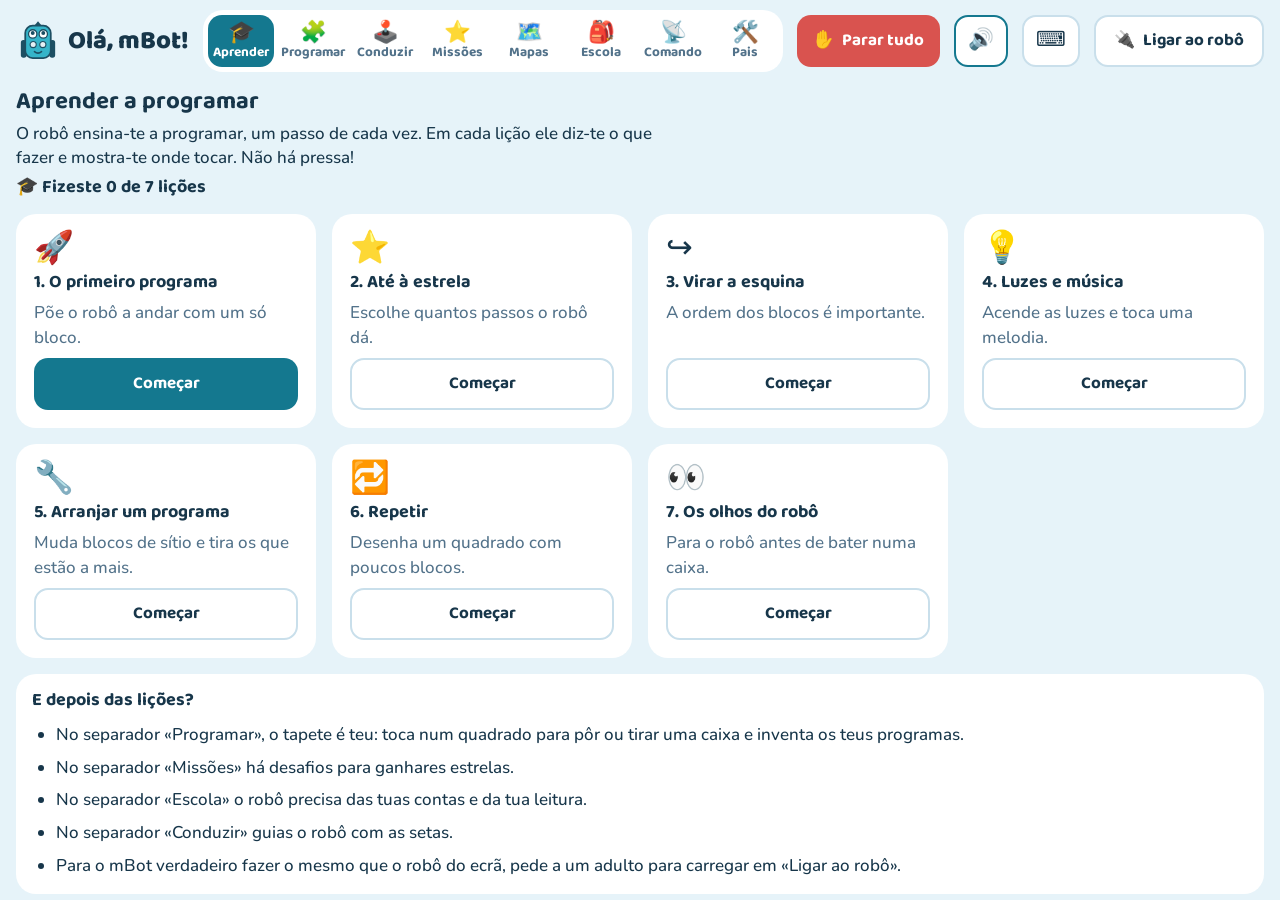
<file: index.html>
<!doctype html>
<html lang="pt-PT">
<head>
  <meta charset="utf-8">
  <meta name="viewport" content="width=device-width, initial-scale=1, viewport-fit=cover">
  <title>Olá, mBot!</title>
  <meta name="description" content="Programar o robô mBot com blocos, em português: lições, missões, exercícios da escola e um robô no ecrã para experimentar.">
  <meta name="theme-color" content="#14788f">
  <meta property="og:type" content="website">
  <meta property="og:title" content="Olá, mBot!">
  <meta property="og:description" content="Programar o robô mBot com blocos, em português.">
  <meta property="og:image" content="https://emanuelgoncalves.github.io/ola-mbot/docs/social.png">
  <meta name="twitter:card" content="summary_large_image">
  <link rel="manifest" href="manifest.webmanifest">
  <link rel="icon" href="icon.svg" type="image/svg+xml">
  <link rel="stylesheet" href="https://fonts.googleapis.com/css2?family=Baloo+2:wght@600;700;800&family=Nunito:wght@500;700;800&display=swap">
  <link rel="stylesheet" href="css/tokens.css">
  <link rel="stylesheet" href="css/base.css">
  <link rel="stylesheet" href="css/program.css">
  <link rel="stylesheet" href="css/stage.css">
  <link rel="stylesheet" href="css/views.css">
</head>
<body>
  <div id="app"></div>
  <script type="module" src="js/main.js"></script>
</body>
</html>
</file>
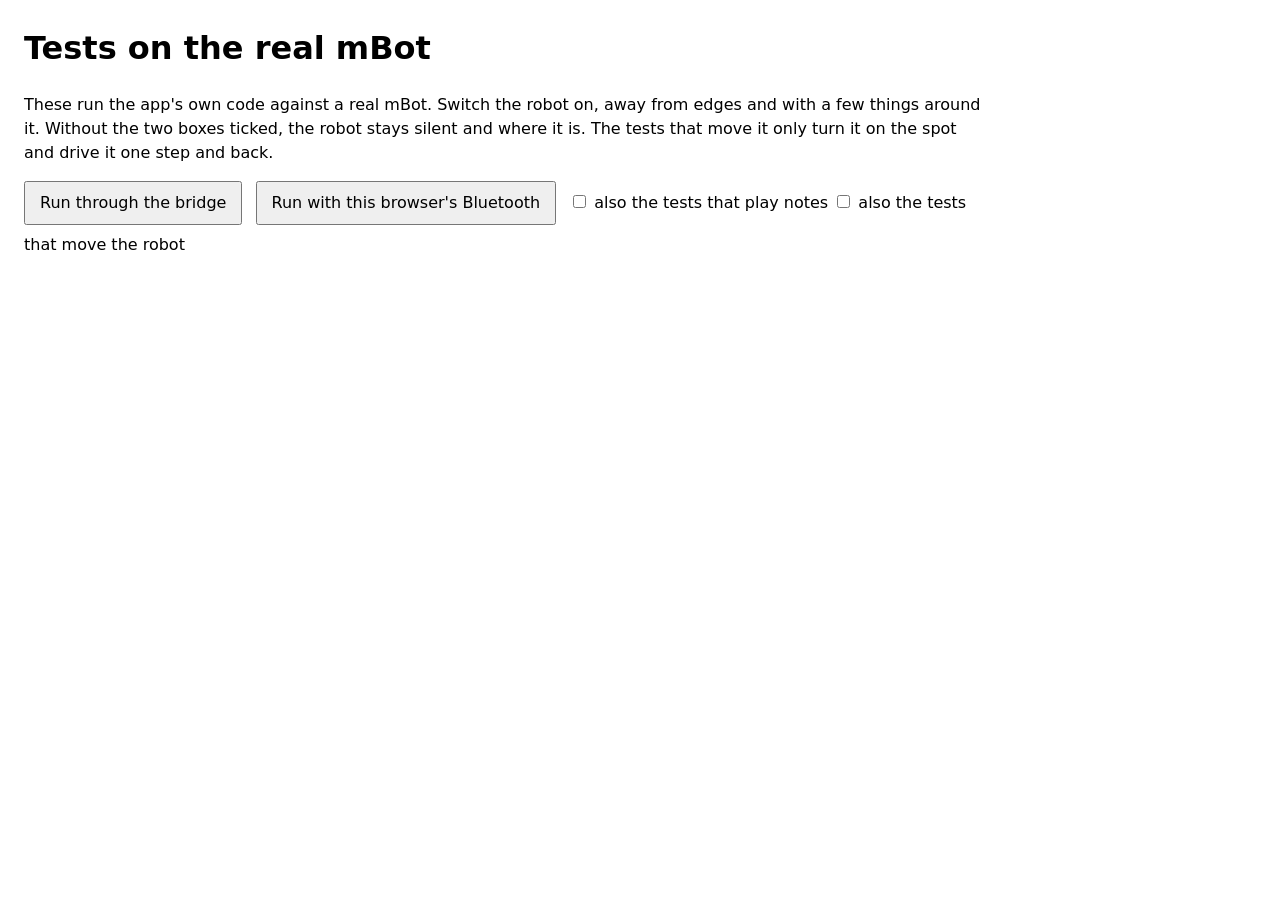
<file: tests/robot/index.html>
<!doctype html>
<html lang="en">
<head>
  <meta charset="utf-8">
  <meta name="viewport" content="width=device-width, initial-scale=1">
  <title>Olá, mBot! tests on the robot</title>
  <style>
    body { font: 16px/1.5 system-ui, sans-serif; margin: 24px; max-width: 60rem; }
    li.pass { color: #1f7a4d; }
    li.fail { color: #b3261e; font-weight: 700; }
    li.skip { color: #8a6d00; }
    button { font: inherit; padding: 8px 14px; margin: 0 8px 8px 0; }
  </style>
</head>
<body>
  <h1 id="summary">Tests on the real mBot</h1>
  <p>
    These run the app's own code against a real mBot. Switch the robot on, away from edges and with a
    few things around it. Without the two boxes ticked, the robot stays silent and where it is. The tests
    that move it only turn it on the spot and drive it one step and back.
  </p>
  <p>
    <button id="bridge">Run through the bridge</button>
    <button id="bluetooth">Run with this browser's Bluetooth</button>
    <label><input id="sound" type="checkbox"> also the tests that play notes</label>
    <label><input id="move" type="checkbox"> also the tests that move the robot</label>
  </p>
  <ul id="results"></ul>
  <script type="module">
    import { bridgeBluetooth } from './bridge.js';
    import { moving, robotOn, Skip, sound, still } from './robot.test.js';

    const summary = document.getElementById('summary');
    const list = document.getElementById('results');
    const line = (kind, text) => list.append(Object.assign(document.createElement('li'), { className: kind, textContent: text }));

    async function run(bluetooth) {
      list.replaceChildren();
      const robot = robotOn(bluetooth);
      summary.textContent = 'Connecting…';
      try {
        await robot.connect();
      } catch (error) {
        summary.textContent = `Could not connect: ${error.message}`;
        return;
      }
      const counts = { pass: 0, fail: 0, skip: 0 };
      const wanted = (id, tests) => (document.getElementById(id).checked ? tests : []);
      const tests = [...still, ...wanted('sound', sound), ...wanted('move', moving)];
      for (const [name, test] of tests) {
        summary.textContent = `Running: ${name}…`;
        try {
          line('pass', `${name}: ${await test(robot)}`);
          counts.pass += 1;
        } catch (error) {
          const kind = error instanceof Skip ? 'skip' : 'fail';
          line(kind, `${name}: ${kind === 'skip' ? 'skipped, ' : ''}${error.message}`);
          counts[kind] += 1;
        }
      }
      robot.link.disconnect();
      summary.textContent = `${counts.pass} passed, ${counts.fail} failed, ${counts.skip} skipped`;
      window.results = counts;
    }

    document.getElementById('bridge').addEventListener('click', () => run(bridgeBluetooth()));
    document.getElementById('bluetooth').addEventListener('click', () => run(navigator.bluetooth));
    // ?run starts at once through the bridge; &sound and &move add the tests that play notes and that move the robot.
    const asked = new URLSearchParams(location.search);
    for (const id of ['sound', 'move']) document.getElementById(id).checked = asked.has(id);
    if (asked.has('run')) run(bridgeBluetooth());
  </script>
</body>
</html>
</file>
<file: css/tokens.css>
/* Layout: a top bar with eight tabs; each tab is a grid of soft panels around the robot's mat. */
:root {
  --bg: #e6f3f9;
  --surface: #ffffff;
  --surface-soft: #f1f8fb;
  --ink: #17364a;
  --ink-soft: #52728a;
  --line: #c9dfeb;
  --brand: #14788f;
  --brand-ink: #ffffff;
  --go: #1f9463;
  --go-ink: #ffffff;
  --stop: #d9534f;
  --stop-ink: #ffffff;
  --focus: #e29a00;
  --shadow: rgb(23 54 74 / 0.18);

  /* The lesson coach and the thing it points at */
  --coach: #fff4cf;
  --coach-edge: #e2a400;

  /* The robot's mat */
  --mat: #d6ecf6;
  --mat-line: #b3d6e8;
  --circuit: #1d2b33;
  --box: #dba76b;
  --box-edge: #b07a3f;
  --map-house: #dfe3e6;
  --map-house-line: #ffffff;
  --map-kingdom: #d9eec8;
  --map-kingdom-line: #f6fcec;
  --map-hazard: rgb(217 83 79 / 0.16);
  --trail: #f2853d;
  --star: #ffc93c;
  --star-edge: #d99a00;
  --robot-body: #35b4c9;
  --robot-dark: #1d4f63;
  --robot-eye: #ffffff;
  --robot-led-off: #e4f0f5;

  /* The infrared remote: a dark handset in both themes, like the real one */
  --remote-body: #24323d;
  --remote-lamp: #b0413e;
  --remote-key: #eef4f7;
  --remote-key-ink: #1c2a33;
  --remote-mode: #ff8f7a;
  --remote-arrow: #7cc4f5;
  --remote-spare: #9fb1bd;
  --remote-mark: #ffd23c;
  --backdrop: rgb(10 30 42 / 0.55);

  /* Block families: the same in both themes, each with its own ink */
  --cat-move: #2f73da;
  --cat-move-ink: #ffffff;
  --cat-lights: #ffc93c;
  --cat-lights-ink: #3b2a00;
  --cat-sound: #8456d8;
  --cat-sound-ink: #ffffff;
  --cat-control: #ff9f45;
  --cat-control-ink: #3d1f00;
  --cat-sense: #4cc792;
  --cat-sense-ink: #06281a;
  --cat-things: #e2607f;
  --cat-things-ink: #ffffff;

  --font-display: "Baloo 2", ui-rounded, "SF Pro Rounded", "Arial Rounded MT Bold", system-ui, sans-serif;
  --font-body: "Nunito", ui-rounded, system-ui, -apple-system, "Segoe UI", sans-serif;

  --radius: 20px;
  --radius-small: 14px;
  --gap: 16px;
  --touch: 52px;
}

@media (prefers-color-scheme: dark) {
  :root:not([data-theme="light"]) {
    --bg: #0f212c;
    --surface: #183140;
    --surface-soft: #1f3c4d;
    --ink: #e4f1f8;
    --ink-soft: #a3bfcf;
    --line: #2d5165;
    --brand: #5cc4d8;
    --brand-ink: #06222b;
    --go: #46c48d;
    --go-ink: #04261a;
    --stop: #f08481;
    --stop-ink: #3a0907;
    --focus: #ffc247;
    --shadow: rgb(0 0 0 / 0.45);
    --coach: #3a3418;
    --coach-edge: #e0ac2b;
    --mat: #1c3d4f;
    --mat-line: #2c566b;
    --circuit: #05090b;
    --box: #c08a52;
    --box-edge: #8c5e2c;
    --map-house: #36424a;
    --map-house-line: #53626c;
    --map-kingdom: #2a4630;
    --map-kingdom-line: #446a4a;
    --map-hazard: rgb(240 132 129 / 0.22);
    --robot-led-off: #35566a;
    --remote-body: #0b161d;
    --backdrop: rgb(0 0 0 / 0.65);
    color-scheme: dark;
  }
}

:root[data-theme="dark"] {
  --bg: #0f212c;
  --surface: #183140;
  --surface-soft: #1f3c4d;
  --ink: #e4f1f8;
  --ink-soft: #a3bfcf;
  --line: #2d5165;
  --brand: #5cc4d8;
  --brand-ink: #06222b;
  --go: #46c48d;
  --go-ink: #04261a;
  --stop: #f08481;
  --stop-ink: #3a0907;
  --focus: #ffc247;
  --shadow: rgb(0 0 0 / 0.45);
  --coach: #3a3418;
  --coach-edge: #e0ac2b;
  --mat: #1c3d4f;
  --mat-line: #2c566b;
  --circuit: #05090b;
  --box: #c08a52;
  --box-edge: #8c5e2c;
  --map-house: #36424a;
  --map-house-line: #53626c;
  --map-kingdom: #2a4630;
  --map-kingdom-line: #446a4a;
  --map-hazard: rgb(240 132 129 / 0.22);
  --robot-led-off: #35566a;
  --remote-body: #0b161d;
  --backdrop: rgb(0 0 0 / 0.65);
  color-scheme: dark;
}
</file>
<file: css/base.css>
*,
*::before,
*::after {
  box-sizing: border-box;
}

[hidden] {
  display: none !important;
}

body {
  margin: 0;
  padding-left: max(16px, env(safe-area-inset-left, 0px));
  padding-right: max(16px, env(safe-area-inset-right, 0px));
  background: var(--bg);
  color: var(--ink);
  font: 500 1.0625rem/1.45 var(--font-body);
  -webkit-text-size-adjust: 100%;
}

/* Paints the band above the sticky bar on phones with a notch */
body::before {
  content: "";
  position: fixed;
  inset: 0 0 auto;
  height: env(safe-area-inset-top, 0px);
  z-index: 10;
  background: var(--bg);
}

h1,
h2,
h3 {
  margin: 0;
  font-family: var(--font-display);
  line-height: 1.15;
  text-wrap: balance;
}

h2 {
  font-size: 1.5rem;
}

h3 {
  font-size: 1.125rem;
}

p,
ol,
ul {
  margin: 0;
}

button {
  font: inherit;
  color: inherit;
}

:focus-visible {
  outline: 3px solid var(--focus);
  outline-offset: 2px;
}

/* Top bar */
.top-bar {
  display: flex;
  flex-wrap: wrap;
  align-items: center;
  gap: 10px 14px;
  padding-block: 10px;
  background: var(--bg);
}

.brand {
  display: flex;
  align-items: center;
  gap: 8px;
  margin-right: auto;
  font: 800 1.6rem/1 var(--font-display);
}

.brand svg {
  width: 44px;
  height: 44px;
}

.tabs {
  display: flex;
  flex: 1 1 100%;
  order: 3;
  gap: 6px;
  padding: 5px;
  border-radius: var(--radius);
  background: var(--surface);
}

.tab {
  display: flex;
  flex: 1 1 0;
  align-items: center;
  flex-direction: column;
  justify-content: center;
  gap: 0;
  min-width: 0;
  min-height: var(--touch);
  padding: 4px 2px;
  border: 0;
  border-radius: var(--radius-small);
  background: transparent;
  color: var(--ink-soft);
  font: 700 0.85rem/1.1 var(--font-display);
  cursor: pointer;
}

.tab[aria-selected="true"] {
  background: var(--brand);
  color: var(--brand-ink);
}

.tab-icon {
  font-size: 1.35rem;
}

/* Eight tabs: the icon sits above the name. On a phone they make two rows of four. */
@media (max-width: 560px) {
  .tabs {
    flex-wrap: wrap;
    gap: 2px;
    padding: 4px;
  }

  .tab {
    flex-basis: 22%;
    font-size: 0.8rem;
  }
}

@media (min-width: 980px) {
  .brand {
    margin-right: 0;
  }

  .tabs {
    flex: 1 1 0;
    order: 0;
    max-width: 860px;
    margin-inline: auto;
  }
}

/* Buttons */
.button {
  display: inline-flex;
  align-items: center;
  justify-content: center;
  gap: 8px;
  min-height: var(--touch);
  padding: 6px 18px;
  border: 2px solid var(--line);
  border-radius: var(--radius-small);
  background: var(--surface);
  color: var(--ink);
  font: 700 1.0625rem/1.1 var(--font-display);
  cursor: pointer;
  transition: transform 80ms ease;
}

.button:active {
  transform: translateY(2px);
}

.button:disabled {
  opacity: 0.5;
  cursor: default;
}

.button-go {
  border-color: transparent;
  background: var(--go);
  color: var(--go-ink);
}

.button-stop {
  border-color: transparent;
  background: var(--stop);
  color: var(--stop-ink);
}

.button-brand {
  border-color: transparent;
  background: var(--brand);
  color: var(--brand-ink);
}

.button-big {
  min-height: 64px;
  padding-inline: 26px;
  font-size: 1.3rem;
}

.button[aria-pressed="true"] {
  border-color: var(--brand);
}

/* Panels and views */
.view {
  padding-block: 6px 40px;
}

.panel {
  display: flex;
  flex-direction: column;
  gap: 12px;
  min-width: 0;
  padding: 16px;
  border-radius: var(--radius);
  background: var(--surface);
}

.panel-title {
  display: flex;
  align-items: center;
  justify-content: space-between;
  gap: 10px;
}

.panel-title .button {
  flex: none;
}

.hint {
  color: var(--ink-soft);
  font-size: 0.95rem;
}

.row {
  display: flex;
  flex-wrap: wrap;
  align-items: center;
  gap: 10px;
}

/* The robot's speech bubble */
.bubble {
  display: flex;
  flex-wrap: wrap;
  align-items: center;
  gap: 10px;
  min-height: 56px;
  padding: 10px 14px;
  border-radius: var(--radius-small);
  background: var(--surface-soft);
  font-weight: 700;
}

.bubble p {
  flex: 1 1 200px;
  min-width: 0;
}

/* Falling stars when a mission is done */
.celebration {
  position: fixed;
  inset: 0;
  z-index: 20;
  overflow: hidden;
  pointer-events: none;
}

.celebration span {
  position: absolute;
  top: -10%;
  font-size: 2rem;
  animation: fall 2.4s ease-in forwards;
}

@keyframes fall {
  to {
    transform: translateY(120vh) rotate(300deg);
  }
}

/* Tablets and computers: the app fills the screen and each tab scrolls by itself (see js/ui/layout.js) */
@media (min-width: 700px) and (min-height: 560px) {
  html,
  body {
    height: 100%;
  }

  #app {
    display: flex;
    flex-direction: column;
    height: 100%;
  }

  .view {
    flex: 1;
    min-height: 0;
    padding-bottom: 16px;
    overflow-y: auto;
  }
}

@media (prefers-reduced-motion: reduce) {
  .celebration {
    display: none;
  }

  .button {
    transition: none;
  }
}
</file>
<file: css/program.css>
/* Programar: the lesson coach or the mission on top, then the mat first on phones, beside the program on upright tablets, three columns from 980px */
.program-view {
  display: flex;
  flex-direction: column;
  gap: var(--gap);
}

.program-grid {
  display: grid;
  gap: var(--gap);
  grid-template-columns: minmax(0, 1fr);
  grid-template-areas: "stage" "palette" "editor";
  align-items: start;
}

.palette-panel {
  grid-area: palette;
}

.editor-panel {
  grid-area: editor;
}

.stage-panel {
  grid-area: stage;
  scroll-margin-top: 150px;
}

.palette-panel[inert],
.editor-panel[inert] {
  opacity: 0.7;
}

@media (min-width: 700px) {
  .program-grid {
    grid-template-columns: minmax(0, 1fr) minmax(300px, 44%);
    grid-template-areas: "palette stage" "editor stage";
  }
}

@media (min-width: 980px) {
  .program-grid {
    grid-template-columns: 236px minmax(0, 1fr) minmax(300px, 36%);
    grid-template-areas: "palette editor stage";
  }
}

/* Where the app fills the screen, each panel scrolls by itself and the mat never leaves */
@media (min-width: 700px) and (min-height: 560px) {
  .program-view {
    height: 100%;
  }

  .program-grid {
    flex: 1;
    min-height: 0;
    grid-template-rows: fit-content(45%) minmax(0, 1fr);
  }

  .program-grid > .panel {
    max-height: 100%;
    overflow-y: auto;
  }

  /* The mat shrinks so that the buttons under it stay on screen */
  .stage-panel .stage {
    align-self: center;
    width: min(100%, max(200px, 100dvh - var(--around-mat)));
  }

  .program-view {
    --around-mat: 350px;
  }

  .program-view[data-mode="lesson"] {
    --around-mat: 430px;
  }

  .program-view[data-mode="mission"] {
    --around-mat: 450px;
  }
}

@media (min-width: 980px) and (min-height: 560px) {
  .program-grid {
    grid-template-rows: minmax(0, 1fr);
  }
}

/* The lesson coach */
.coach {
  position: sticky;
  top: env(safe-area-inset-top, 0px);
  z-index: 4;
  display: flex;
  flex-wrap: wrap;
  align-items: center;
  gap: 8px 14px;
  padding: 10px 14px;
  border: 3px solid var(--coach-edge);
  border-radius: var(--radius);
  background: var(--coach);
  box-shadow: 0 6px 16px var(--shadow);
}

.coach-robot {
  flex: 0 0 64px;
}

.coach-body {
  display: flex;
  flex: 1 1 260px;
  flex-direction: column;
  gap: 4px;
  min-width: 0;
}

.coach-label {
  color: var(--ink-soft);
  font-size: 0.9rem;
  font-weight: 800;
  letter-spacing: 0.04em;
  text-transform: uppercase;
}

.coach-text {
  font: 700 1.2rem/1.3 var(--font-display);
  text-wrap: pretty;
}

.coach-steps {
  display: flex;
  gap: 6px;
  padding: 0;
  list-style: none;
}

.coach-steps li {
  width: 26px;
  height: 8px;
  border-radius: 4px;
  background: var(--line);
}

.coach-steps .is-done {
  background: var(--go);
}

.coach-steps .is-current {
  background: var(--coach-edge);
}

.coach-actions {
  display: flex;
  flex-wrap: wrap;
  gap: 8px;
}

.coach-actions .button {
  min-height: 46px;
  padding-inline: 14px;
  font-size: 1rem;
}

@media (max-width: 560px) {
  .coach {
    padding: 8px 12px;
  }

  .coach-robot {
    display: none;
  }

  .coach-text {
    font-size: 1.05rem;
  }

  .coach-actions .button {
    min-height: 40px;
    font-size: 0.9rem;
  }
}

/* What the coach points at */
.is-coach-target {
  position: relative;
  z-index: 1;
  outline: 4px solid var(--coach-edge);
  outline-offset: 3px;
  scroll-margin: 170px 0 30px;
  animation: beckon 1.1s ease-in-out infinite;
}

.is-coach-target::after {
  content: "👇";
  position: absolute;
  top: -30px;
  right: 6px;
  font-size: 1.7rem;
  line-height: 1;
  pointer-events: none;
  animation: bob 1.1s ease-in-out infinite;
}

@keyframes beckon {
  50% {
    outline-offset: 7px;
  }
}

@keyframes bob {
  50% {
    transform: translateY(6px);
  }
}

/* Blocks: one colour per family, set by data-category */
[data-category="move"] {
  --block: var(--cat-move);
  --block-ink: var(--cat-move-ink);
}

[data-category="lights"] {
  --block: var(--cat-lights);
  --block-ink: var(--cat-lights-ink);
}

[data-category="sound"] {
  --block: var(--cat-sound);
  --block-ink: var(--cat-sound-ink);
}

[data-category="control"] {
  --block: var(--cat-control);
  --block-ink: var(--cat-control-ink);
}

[data-category="sense"] {
  --block: var(--cat-sense);
  --block-ink: var(--cat-sense-ink);
}

[data-category="things"] {
  --block: var(--cat-things);
  --block-ink: var(--cat-things-ink);
}

/* The blocks for the things of a printed map only show while a map is open */
.program-view:not([data-map]) .palette-group[data-family="things"] {
  display: none;
}

/* Palette */
.palette {
  display: flex;
  flex-wrap: wrap;
  gap: 12px 18px;
}

.palette-group {
  display: flex;
  flex: 1 1 220px;
  flex-wrap: wrap;
  align-content: flex-start;
  gap: 8px;
  min-width: 0;
}

.palette-heading {
  flex: 1 1 100%;
  color: var(--ink-soft);
  font-size: 0.95rem;
  letter-spacing: 0.02em;
}

.block-chip,
.block-head,
.block-start {
  display: flex;
  align-items: center;
  gap: 10px;
  min-height: var(--touch);
  padding: 8px 14px;
  border: 0;
  border-radius: var(--radius-small);
  font: 700 1.0625rem/1.15 var(--font-display);
  text-align: left;
  cursor: pointer;
}

.block-chip {
  flex: 1 1 auto;
  background: var(--block);
  color: var(--block-ink);
  transition: transform 80ms ease;
}

.block-chip:active {
  transform: scale(0.97);
}

.block-icon {
  font-size: 1.35rem;
  line-height: 1;
}

.block-label {
  min-width: 0;
}

/* Program */
.editor {
  display: flex;
  flex-direction: column;
  gap: 8px;
}

.block-start {
  align-self: flex-start;
  background: var(--go);
  color: var(--go-ink);
}

.block-list {
  display: flex;
  flex-direction: column;
  gap: 8px;
  padding: 0;
  list-style: none;
}

.block {
  display: flex;
  flex-direction: column;
  gap: 8px;
  border-radius: var(--radius-small);
  background: var(--block);
  color: var(--block-ink);
}

.block-head {
  width: 100%;
  background: transparent;
  color: inherit;
}

.block-value {
  display: inline-flex;
  align-items: center;
  gap: 6px;
  margin-left: auto;
  padding: 4px 12px;
  border-radius: 999px;
  background: var(--surface);
  color: var(--ink);
  font-size: 0.95rem;
  white-space: nowrap;
}

.swatch {
  display: inline-block;
  width: 16px;
  height: 16px;
  border: 2px solid var(--ink);
  border-radius: 50%;
}

.block.is-selected {
  outline: 4px solid var(--focus);
  outline-offset: 2px;
}

.block.is-running {
  outline: 4px solid var(--go);
  outline-offset: 2px;
}

/* Blocks held by a container sit on a paler tray */
.block > .block-list {
  margin: 0 8px 8px 22px;
  padding: 8px;
  border-radius: 10px;
  background: var(--surface);
}

/* Choices and actions of the selected block */
.toolbox {
  display: flex;
  flex-direction: column;
  gap: 10px;
  margin: 0 8px 8px;
  padding: 10px;
  border-radius: 10px;
  background: var(--surface);
  color: var(--ink);
}

.options,
.tools {
  display: flex;
  flex-wrap: wrap;
  gap: 8px;
}

.option,
.tool {
  display: inline-flex;
  align-items: center;
  gap: 6px;
  min-height: 46px;
  padding: 4px 14px;
  border: 2px solid var(--line);
  border-radius: 999px;
  background: var(--surface-soft);
  color: var(--ink);
  font: 700 1rem/1.1 var(--font-display);
  cursor: pointer;
}

.option[aria-pressed="true"] {
  border-color: var(--brand);
  background: var(--brand);
  color: var(--brand-ink);
}

.tools {
  padding-top: 10px;
  border-top: 2px dashed var(--line);
}

/* Where the next block goes */
.cursor {
  display: flex;
  align-items: center;
  gap: 8px;
  min-height: 46px;
  padding: 6px 14px;
  border: 3px dashed var(--go);
  border-radius: var(--radius-small);
  color: var(--ink);
  font-weight: 700;
  animation: breathe 1.8s ease-in-out infinite;
}

.slot {
  width: 100%;
  min-height: 42px;
  padding: 4px 14px;
  border: 2px dashed var(--line);
  border-radius: var(--radius-small);
  background: transparent;
  color: var(--ink-soft);
  font: 700 0.95rem/1.1 var(--font-body);
  text-align: left;
  cursor: pointer;
}

@keyframes breathe {
  50% {
    opacity: 0.55;
  }
}

/* The mission or school exercise being played, across the top like the coach */
.mission-banner {
  display: flex;
  flex-wrap: wrap;
  align-items: center;
  gap: 10px 16px;
  padding: 10px 14px;
  border: 3px solid var(--star-edge);
  border-radius: var(--radius);
  background: var(--surface);
}

.mission-banner-text {
  display: flex;
  flex: 1 1 320px;
  flex-direction: column;
  gap: 4px;
  min-width: 0;
}

/* The story and the question sit side by side where there is room */
.mission-ask {
  display: flex;
  flex-wrap: wrap;
  align-items: center;
  gap: 8px 18px;
}

.mission-ask > p {
  flex: 1 1 300px;
  max-width: 62ch;
  font-size: 1.05rem;
}

.mission-banner .button {
  min-height: 44px;
  padding-inline: 12px;
  font-size: 0.95rem;
}

/* A short story to read before the question */
.mission-story {
  padding: 8px 12px;
  border-left: 5px solid var(--brand);
  border-radius: 6px;
  background: var(--surface-soft);
  line-height: 1.5;
}

.mission-banner-label {
  color: var(--ink-soft);
  font-size: 0.9rem;
  font-weight: 800;
  letter-spacing: 0.06em;
  text-transform: uppercase;
}

@media (prefers-reduced-motion: reduce) {
  .cursor,
  .is-coach-target,
  .is-coach-target::after {
    animation: none;
  }

  .block-chip {
    transition: none;
  }
}

/* A printed map is wider than the mat: it gets a wider column, and its blocks come first */
.program-view[data-map] .palette-group[data-family="things"] {
  order: -1;
}

/* On a map the eyes would lead the real robot off its squares, to whatever is around the map */
.program-view[data-map] .palette-group[data-family="sense"] {
  display: none;
}

@media (min-width: 700px) {
  .program-view[data-map] .program-grid {
    grid-template-columns: minmax(0, 1fr) minmax(340px, 56%);
  }
}

@media (min-width: 980px) {
  .program-view[data-map] .program-grid {
    grid-template-columns: 220px minmax(0, 1fr) minmax(380px, 50%);
  }
}

@media (min-width: 700px) and (min-height: 560px) {
  .program-view[data-map] .stage-panel .stage {
    width: min(100%, max(300px, (100dvh - var(--around-mat)) * 1.5));
  }
}
</file>
<file: css/stage.css>
.stage {
  display: block;
  width: 100%;
  max-width: 100%;
  height: auto;
  border-radius: var(--radius);
  touch-action: manipulation;
  user-select: none;
  -webkit-user-select: none;
}

.stage-mat {
  fill: var(--mat);
}

.stage-grid {
  fill: none;
  stroke: var(--mat-line);
  stroke-width: 3;
  stroke-dasharray: 2 12;
  stroke-linecap: round;
}

.stage-box {
  fill: var(--box);
  stroke: var(--box-edge);
  stroke-width: 4;
}

.stage-box-tape {
  fill: none;
  stroke: var(--box-edge);
  stroke-width: 6;
  opacity: 0.45;
}

/* The black line of the circuit the robot follows */
.stage-circuit {
  fill: none;
  stroke: var(--circuit);
  stroke-width: 16;
}

/* A square with a word or a number, for the school exercises */
.stage-sign {
  fill: var(--surface);
  stroke: var(--brand);
  stroke-width: 4;
}

.stage-sign-text {
  fill: var(--ink);
  font-family: var(--font-display);
  font-weight: 800;
  text-anchor: middle;
  dominant-baseline: middle;
}

/* What the radar saw: a ray from the robot to each thing */
.stage-ray {
  stroke: var(--stop);
  stroke-width: 3;
  stroke-dasharray: 4 10;
  stroke-linecap: round;
  opacity: 0.6;
}

.stage-echo {
  fill: var(--stop);
  stroke: var(--surface);
  stroke-width: 3;
}

.stage-star {
  fill: var(--star);
  stroke: var(--star-edge);
  stroke-width: 4;
  stroke-linejoin: round;
}

.stage-trail {
  fill: none;
  stroke: var(--trail);
  stroke-width: 7;
  stroke-linecap: round;
  stroke-linejoin: round;
  opacity: 0.75;
}

.stage-popup {
  font-size: 44px;
  text-anchor: middle;
  animation: float-up 0.8s ease-out forwards;
}

@keyframes float-up {
  to {
    transform: translateY(-46px);
    opacity: 0;
  }
}

/* The robot */
.robot-body {
  fill: var(--robot-body);
  stroke: var(--robot-dark);
  stroke-width: 4;
}

.robot-wheel,
.robot-nose,
.robot-pupil {
  fill: var(--robot-dark);
}

.robot-eye {
  fill: var(--robot-eye);
  stroke: var(--robot-dark);
  stroke-width: 3;
}

.robot-led {
  fill: var(--robot-led-off);
  stroke: var(--robot-dark);
  stroke-width: 2.5;
}

.robot-glow {
  fill: none;
  opacity: 0;
}

.robot-smile {
  fill: none;
  stroke: var(--robot-dark);
  stroke-width: 3.5;
  stroke-linecap: round;
}

.robot-portrait {
  display: block;
  width: 100%;
  height: auto;
}

@media (prefers-reduced-motion: reduce) {
  .stage-popup {
    animation-duration: 0.01s;
  }
}

/* A printed map: its own floor, a mark on the starting square, and the things on its squares */
.stage[data-map="house"] {
  --mat: var(--map-house);
  --mat-line: var(--map-house-line);
}

.stage[data-map="kingdom"] {
  --mat: var(--map-kingdom);
  --mat-line: var(--map-kingdom-line);
}

.stage[data-map]:not([data-map=""]) .stage-grid {
  stroke-dasharray: none;
  stroke-width: 2;
}

.stage-start {
  fill: var(--surface);
  stroke: var(--brand);
  stroke-width: 4;
  opacity: 0.75;
}

.stage-start-text,
.stage-thing-name {
  fill: var(--ink);
  font-family: var(--font-body);
  font-weight: 800;
  font-size: 15px;
  text-anchor: middle;
}

.stage-start-text {
  fill: var(--brand);
  font-size: 13px;
}

.stage-thing {
  font-size: 46px;
  text-anchor: middle;
  dominant-baseline: middle;
}

.stage-hazard {
  fill: var(--map-hazard);
  stroke: var(--stop);
  stroke-width: 3;
  stroke-dasharray: 8 8;
}

.stage-held-bubble {
  fill: var(--surface);
  stroke: var(--cat-things);
  stroke-width: 3;
}

.stage-held {
  font-size: 24px;
  text-anchor: middle;
  dominant-baseline: middle;
}
</file>
<file: css/views.css>
/* Top bar extras */
.brand h1 {
  font: inherit;
}

/* The way out when the robot is doing too much: always in reach */
.stop-all {
  padding-inline: 14px;
}

@media (max-width: 420px) {
  .stop-all-label {
    display: none;
  }
}

.sound-button,
.shortcuts-button {
  padding-inline: 12px;
  font-size: 1.3rem;
}

.connect-button.is-connected {
  border-color: var(--go);
}

/* Conduzir */
.drive-view {
  display: grid;
  gap: var(--gap);
  grid-template-columns: minmax(0, 1fr);
  align-items: start;
}

@media (min-width: 700px) {
  .drive-view {
    grid-template-columns: minmax(0, 1fr) minmax(0, 1fr);
  }
}

/* Where the app fills the screen, the mat stays put while the controls scroll */
@media (min-width: 700px) and (min-height: 560px) {
  .drive-view > .drive-mat,
  .drive-view > .explore-map-panel {
    position: sticky;
    top: 0;
  }

  .drive-view .stage,
  .explore-map {
    align-self: center;
    width: min(100%, max(200px, 100dvh - 300px));
  }
}

/* The controls of one part of Conduzir, laid out like the panel they are in */
.drive-part {
  display: flex;
  flex-direction: column;
  gap: 12px;
}

/* Conduzir, Luzes e sons, Sozinho or Explorar */
.drive-modes {
  grid-column: 1 / -1;
  justify-self: start;
}

/* Explorar: the map of where the robot thinks it has been */
.explore-map {
  display: block;
  width: 100%;
  aspect-ratio: 1;
  border-radius: var(--radius);
}

.explore-floor {
  fill: var(--mat);
}

.explore-wall {
  fill: none;
  stroke: var(--ink-soft);
  stroke-width: 4;
  stroke-linecap: round;
}

.explore-hit {
  fill: var(--stop);
  opacity: 0.7;
}

.explore-path {
  fill: none;
  stroke: var(--trail);
  stroke-width: 4;
  stroke-linecap: round;
  stroke-linejoin: round;
  opacity: 0.8;
}

.explore-door {
  fill: none;
  stroke: var(--go);
  stroke-width: 5;
}

.explore-door-label {
  fill: var(--ink);
  font: 800 20px var(--font-display);
  text-anchor: middle;
}

/* The robot's plan, with the step it is on */
.explore-plan {
  display: flex;
  flex-direction: column;
  gap: 4px;
  padding-left: 1.6em;
  color: var(--ink-soft);
  font-weight: 700;
}

.explore-plan li {
  padding: 4px 10px;
  border-radius: var(--radius-small);
}

.explore-plan .is-current {
  background: var(--coach);
  color: var(--ink);
  outline: 2px solid var(--coach-edge);
}

.drive-group {
  display: flex;
  flex-direction: column;
  gap: 8px;
}

.pad {
  display: grid;
  grid-template-columns: repeat(3, minmax(0, 78px));
  grid-template-areas: ". forward ." "left centre right" ". backward .";
  gap: 10px;
  justify-content: center;
  padding-block: 6px;
}

.pad-arrow {
  aspect-ratio: 1;
  border: 0;
  border-radius: var(--radius);
  background: var(--cat-move);
  color: var(--cat-move-ink);
  font-size: 2rem;
  cursor: pointer;
  touch-action: none;
  user-select: none;
  -webkit-user-select: none;
  -webkit-touch-callout: none;
}

.pad-arrow:active {
  transform: scale(0.94);
}

.pad-forward {
  grid-area: forward;
}

.pad-left {
  grid-area: left;
}

.pad-right {
  grid-area: right;
}

.pad-backward {
  grid-area: backward;
}

.pad-centre {
  grid-area: centre;
}

.light-dot {
  width: 46px;
  height: 46px;
  padding: 0;
  border: 3px solid var(--ink);
  border-radius: 50%;
  background: var(--surface-soft);
  font-size: 1.3rem;
  line-height: 1;
  cursor: pointer;
}

.piano {
  display: grid;
  grid-template-columns: repeat(8, minmax(0, 1fr));
  gap: 5px;
}

.piano-key {
  display: flex;
  align-items: flex-end;
  justify-content: center;
  min-height: 76px;
  padding: 8px 2px;
  border: 2px solid var(--line);
  border-radius: 6px 6px 14px 14px;
  background: var(--surface-soft);
  color: var(--ink);
  font: 700 0.95rem/1 var(--font-display);
  cursor: pointer;
}

.piano-key:active,
.piano-key.is-playing {
  border-color: var(--cat-sound);
  background: var(--cat-sound);
  color: var(--cat-sound-ink);
}

.eyes-status {
  flex: 1 1 140px;
  font-weight: 700;
}

.map-status {
  font-weight: 700;
}

.map-status:empty {
  display: none;
}

.eyes-status.is-blocked {
  color: var(--stop);
}

/* The child's own light show: a row of colours, and the colours to add to it */
.show-editor {
  display: flex;
  flex-direction: column;
  gap: 10px;
}

.show-row {
  display: flex;
  flex-wrap: wrap;
  align-items: center;
  gap: 6px;
  min-height: 56px;
  padding: 6px 8px;
  border: 2px dashed var(--line);
  border-radius: var(--radius-small);
  list-style: none;
}

.show-row .show-dot {
  width: 38px;
  height: 38px;
  font-size: 1.05rem;
}

.show-dot:disabled {
  opacity: 0.4;
  cursor: default;
}

.jingles {
  display: grid;
  grid-template-columns: repeat(auto-fill, minmax(150px, 1fr));
  gap: 8px;
}

.jingle {
  justify-content: flex-start;
  min-height: 46px;
  padding-inline: 12px;
  font-size: 1rem;
  text-align: left;
}

.jingle[aria-pressed="true"] {
  border-color: var(--cat-sound);
  background: var(--cat-sound);
  color: var(--cat-sound-ink);
}

/* Aprender, Missões and Escola: an introduction and a grid of cards */
.learn-view,
.missions-view,
.school-view,
.maps-view,
.parents-view,
.remote-view {
  display: grid;
  gap: var(--gap);
}

.view-intro,
.remote-intro {
  display: flex;
  flex-direction: column;
  gap: 6px;
  max-width: 65ch;
}

.view-progress {
  font: 700 1.125rem/1.2 var(--font-display);
}

.card-grid {
  display: grid;
  grid-template-columns: repeat(auto-fill, minmax(240px, 1fr));
  gap: var(--gap);
  padding: 0;
  list-style: none;
}

.card {
  display: flex;
  flex-direction: column;
  gap: 8px;
  padding: 16px;
  border: 2px solid transparent;
  border-radius: var(--radius);
  background: var(--surface);
}

.card.is-done {
  border-color: var(--star-edge);
}

.card p {
  flex: 1;
  color: var(--ink-soft);
}

.card-top {
  display: flex;
  align-items: center;
  justify-content: space-between;
  font-size: 2rem;
  line-height: 1;
}

/* Rounds of an exercise that draws new numbers: filled when got right */
.round-dots {
  color: var(--star-edge);
  font-size: 1.3rem;
  letter-spacing: 0.1em;
}

.card-mark-empty {
  color: var(--ink-soft);
}

/* Pais: the sensors and the command line, side by side where there is room */
.parents-guide p,
.parents-guide li {
  max-width: 70ch;
}

.panel-head {
  display: flex;
  flex-wrap: wrap;
  align-items: center;
  justify-content: space-between;
  gap: 8px;
}

@media (min-width: 900px) {
  .parents-view {
    grid-template-columns: minmax(0, 1fr) minmax(0, 1fr);
    align-items: start;
  }

  .parents-view > .view-intro,
  .parents-view > .fold {
    grid-column: 1 / -1;
  }
}

/* What the sensors read right now: one tile each, with a name, a large value and a note */
.metrics {
  display: grid;
  grid-template-columns: repeat(auto-fill, minmax(150px, 1fr));
  gap: 10px;
  margin: 0;
}

.metric {
  display: flex;
  flex-direction: column;
  gap: 2px;
  min-width: 0;
  padding: 10px 12px;
  border-radius: var(--radius-small);
  background: var(--surface-soft);
}

.metric dt {
  color: var(--ink-soft);
  font-size: 0.85rem;
  font-weight: 800;
}

.metric dd {
  margin: 0;
  overflow-wrap: anywhere;
}

.metric-value {
  display: flex;
  gap: 6px;
  min-height: 2rem;
  font: 700 1.5rem/1.3 var(--font-display);
  font-variant-numeric: tabular-nums;
}

.metric-value .floor-eye {
  width: 1.75rem;
  height: 1.75rem;
}

.metric-note {
  color: var(--ink-soft);
  font-size: 0.8rem;
}

/* The command line */
.console-log {
  height: 300px;
  margin: 0;
  padding: 10px 12px;
  overflow: auto;
  border-radius: var(--radius-small);
  background: var(--remote-body);
  color: var(--remote-key);
  font: 0.9rem/1.5 ui-monospace, "SF Mono", Menlo, Consolas, monospace;
  white-space: pre-wrap;
  overflow-wrap: anywhere;
}

.console-form {
  display: flex;
  gap: 8px;
}

.console-input {
  flex: 1;
  min-width: 0;
  min-height: var(--touch);
  padding: 6px 12px;
  border: 2px solid var(--line);
  border-radius: var(--radius-small);
  background: var(--surface);
  color: var(--ink);
  font: 1rem/1.2 ui-monospace, "SF Mono", Menlo, Consolas, monospace;
}

/* Escola: choose the subject and the year, then a row of cards per level */
.choice {
  display: flex;
  flex-wrap: wrap;
  gap: 6px;
  padding: 5px;
  border-radius: var(--radius);
  background: var(--surface);
}

.choice .button {
  border-color: transparent;
}

.choice .button[aria-pressed="true"] {
  border-color: var(--brand);
  background: var(--brand);
  color: var(--brand-ink);
}

.school-level {
  display: grid;
  gap: 10px;
}

.school-level > h3 {
  font: 800 1.25rem/1.2 var(--font-display);
}

.diploma {
  border: 3px solid var(--coach-edge);
  background: var(--coach);
}

/* Comando */
@media (min-width: 760px) {
  .remote-view {
    grid-template-columns: minmax(280px, 360px) minmax(0, 1fr);
    align-items: start;
  }

  .remote-intro {
    grid-column: 1 / -1;
  }
}

.remote-panel {
  align-items: center;
}

.remote-side {
  display: grid;
  gap: var(--gap);
}

.remote {
  display: grid;
  grid-template-columns: repeat(3, 64px);
  gap: 12px;
  justify-content: center;
  padding: 34px 22px 26px;
  border-radius: 34px;
  background: var(--remote-body);
}

.remote-lamp {
  grid-column: 1 / -1;
  justify-self: center;
  width: 28px;
  height: 10px;
  margin-top: -18px;
  border-radius: 6px;
  background: var(--remote-lamp);
}

.remote-key {
  aspect-ratio: 1;
  border: 3px solid transparent;
  border-radius: 50%;
  background: var(--remote-key);
  color: var(--remote-key-ink);
  font: 800 1.35rem/1 var(--font-display);
  cursor: pointer;
}

.remote-key-mode {
  background: var(--remote-mode);
}

.remote-key-arrow {
  background: var(--remote-arrow);
}

.remote-key-spare {
  background: var(--remote-spare);
}

.remote-key.is-related {
  border-color: var(--remote-mark);
}

.remote-key[aria-pressed="true"] {
  box-shadow: 0 0 0 4px var(--remote-mark);
}

.remote-topic {
  flex-direction: row;
  align-items: center;
}

.remote-robot {
  flex: 0 0 96px;
}

.remote-topic-text {
  display: flex;
  flex-direction: column;
  gap: 6px;
  min-width: 0;
}

.steps {
  display: flex;
  flex-direction: column;
  gap: 8px;
  padding-left: 1.4em;
}

/* Dialog */
.dialog {
  width: min(560px, calc(100% - 32px));
  max-height: calc(100% - 32px);
  padding: 22px;
  border: 0;
  border-radius: var(--radius);
  background: var(--surface);
  color: var(--ink);
}

.dialog[open] {
  display: flex;
  flex-direction: column;
  gap: 14px;
}

.dialog::backdrop {
  background: var(--backdrop);
}

.dialog-body {
  display: flex;
  flex-direction: column;
  gap: 12px;
}

.notice {
  padding: 10px 14px;
  border-radius: var(--radius-small);
  background: var(--surface-soft);
  font-weight: 700;
}

/* A box that opens to show more: the tuning sliders, the connection help */
.fold {
  padding: 10px 14px;
  border: 2px solid var(--line);
  border-radius: var(--radius-small);
}

.fold summary {
  font: 700 1rem/1.3 var(--font-display);
  cursor: pointer;
}

.fold > * + * {
  margin-top: 12px;
}

.tuning-row {
  display: grid;
  gap: 6px;
}

.tuning-row input {
  width: 100%;
  accent-color: var(--brand);
}

.tuning-row .button {
  justify-self: start;
}

.tuning-check {
  display: flex;
  align-items: center;
  gap: 10px;
  min-height: 44px;
  font-weight: 700;
  cursor: pointer;
}

.tuning-check input {
  flex: none;
  width: 24px;
  height: 24px;
  accent-color: var(--brand);
}

@media (prefers-reduced-motion: reduce) {
  .pad-arrow:active {
    transform: none;
  }
}

/* Mapas: the chosen map square by square, then a row of cards per level */
.map-board {
  display: grid;
  gap: 12px;
  justify-items: start;
}

.map-preview {
  display: grid;
  grid-template-columns: repeat(var(--cols), minmax(0, 1fr));
  gap: 3px;
  width: 100%;
  max-width: 540px;
  padding: 6px;
  border-radius: var(--radius-small);
  background: var(--map-house-line);
}

.map-preview[data-map="kingdom"] {
  background: var(--map-kingdom-line);
}

.map-square {
  display: flex;
  flex-direction: column;
  align-items: center;
  justify-content: center;
  gap: 2px;
  min-width: 0;
  aspect-ratio: 1;
  border-radius: 8px;
  background: var(--map-house);
}

.map-preview[data-map="kingdom"] .map-square {
  background: var(--map-kingdom);
}

.map-square.is-hazard {
  outline: 2px dashed var(--stop);
  outline-offset: -4px;
}

.map-square.is-start {
  outline: 3px solid var(--brand);
  outline-offset: -4px;
  background: var(--surface);
}

.map-square-icon {
  font-size: clamp(1.1rem, 4.5vw, 1.9rem);
  line-height: 1;
}

.map-square-name {
  max-width: 100%;
  overflow: hidden;
  font-size: clamp(0.5rem, 1.6vw, 0.72rem);
  font-weight: 800;
  text-overflow: ellipsis;
  white-space: nowrap;
}

.map-tuner > p:not(.hint) {
  font-weight: 700;
}

/* The two sensors under the robot: a light or a dark square each */
.floor-eyes {
  display: flex;
  gap: 6px;
}

.floor-eye {
  width: var(--touch);
  height: var(--touch);
  border: 3px solid var(--ink-soft);
  border-radius: var(--radius-small);
  background: var(--surface);
}

.floor-eye.is-dark {
  background: var(--ink);
}

/* The list of keyboard shortcuts */
.shortcuts {
  width: min(680px, calc(100% - 32px));
}

.shortcuts .dialog-body {
  overflow-y: auto;
}

.shortcuts-group h3 {
  margin-bottom: 6px;
  font: 800 1.05rem/1.2 var(--font-display);
}

.shortcut {
  display: grid;
  grid-template-columns: 9.5rem minmax(0, 1fr);
  align-items: baseline;
  gap: 4px 12px;
  padding: 4px 0;
}

.shortcut dt {
  display: flex;
  flex-wrap: wrap;
  gap: 4px;
}

.shortcut dd {
  margin: 0;
}

kbd {
  min-width: 1.9em;
  padding: 2px 7px;
  border: 2px solid var(--line);
  border-bottom-width: 4px;
  border-radius: 8px;
  background: var(--surface-soft);
  font: 700 0.95rem/1.3 var(--font-body);
  text-align: center;
  white-space: nowrap;
}
</file>
